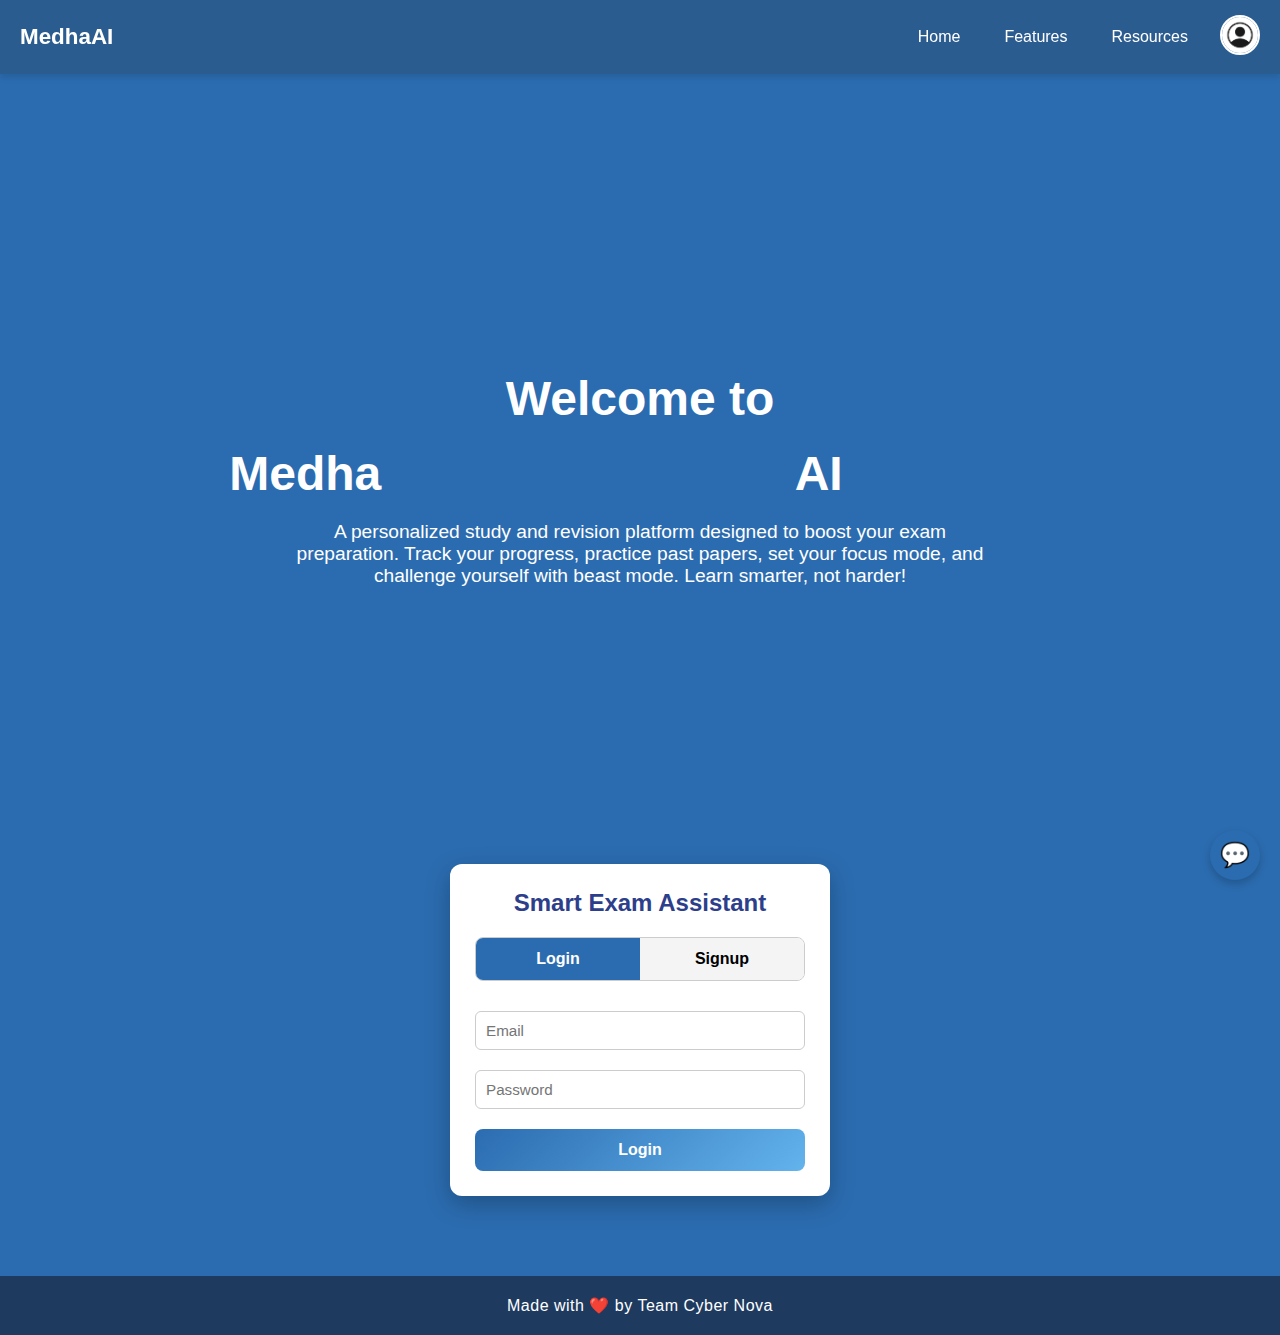
<file: index.html>
<!DOCTYPE html>
<html lang="en">
<head>
    <meta charset="UTF-8">
    <meta name="viewport" content="width=device-width, initial-scale=1.0">
    <title>SmartExam</title>
    <link rel="stylesheet" href="style.css">
</head>
<body>

 
 <header>
  <div class="logo">MedhaAI</div>
  <nav>
    <ul>
      <li><a href="#">Home</a></li>
      <li>
        <a href="feature.html">Features <i class="fa fa-caret-down"></i></a>
      </li>
      <li><a href="#"><i class="fa-solid fa-book"></i> Resources</a></li>
    <li class="profile">
  <input type="checkbox" id="profile-toggle" hidden>
  <label for="profile-toggle">
    <img src="profilepic.jpg" alt="Profile">
  </label>
  <div class="profile-menu">
    <a href="#">My Profile</a>
    <a href="#">Settings</a>
    <a href="#">Logout</a>
  </div>
</li>
    </ul>
  </nav>
</header>
<div class="chatbot">
  <input type="checkbox" id="chat-toggle" hidden>
  <label for="chat-toggle" class="chat-icon">
    💬
  </label>
  <div class="chat-box">
    <div class="chat-header">Chat with us</div>
    <div class="chat-body">
      <p>Hello! How can I help you?</p>
    </div>
    <div class="chat-footer">
      <input type="text" placeholder="Type a message...">
      <button>Send</button>
    </div>
  </div>
</div>

  <!-- 🏠 HOME / OVERVIEW SECTION -->
  <section class="home">
    <h1>Welcome to</h1>
    <h1> <divclass="split-text-container">
    <span class="text-part left">Medha</span>
    <span class="text-part right">AI</span>
    </div>
</h1>
    <p>
      A personalized study and revision platform designed to boost your exam preparation.  
      Track your progress, practice past papers, set your focus mode, and challenge yourself with beast mode.  
      Learn smarter, not harder!
    </p>
  </section>

  <!-- 📝 LOGIN / SIGNUP BOX -->
  <div class="form-box-wrapper">
    <div class="form-box">
      <h2>Smart Exam Assistant</h2>

      <!-- Tab Switch Buttons -->
      <div class="tab-buttons">
        <button id="loginTab" class="active">Login</button>
        <button id="signupTab">Signup</button>
      </div>

      <!-- Login Form -->
      <form id="loginForm" class="active">
        <input type="email" placeholder="Email" required>
        <input type="password" placeholder="Password" required>
        <button type="submit" class="submit-btn">Login</button>
      </form>

      <!-- Signup Form -->
      <form id="signupForm">
        <input type="text" placeholder="Full Name" required>
        <input type="email" placeholder="Email" required>
        <input type="password" placeholder="Password" required>
        <input type="password" placeholder="Confirm Password" required>
        <button type="submit" class="submit-btn signup-btn">Signup</button>
      </form>
    </div>
  </div>

  <!-- ===== SCRIPT FOR TABS ===== -->
  <script>
    const loginTab = document.getElementById("loginTab");
    const signupTab = document.getElementById("signupTab");
    const loginForm = document.getElementById("loginForm");
    const signupForm = document.getElementById("signupForm");

    loginTab.addEventListener("click", () => {
      loginTab.classList.add("active");
      signupTab.classList.remove("active");
      loginForm.classList.add("active");
      signupForm.classList.remove("active");
    });

    signupTab.addEventListener("click", () => {
      signupTab.classList.add("active");
      loginTab.classList.remove("active");
      signupForm.classList.add("active");
      loginForm.classList.remove("active");
    });
  </script>

  <!-- 🦶 FOOTER -->
  <footer>
    <p>Made with ❤️ by Team Cyber Nova</p>
  </footer>

</body>
</html>
</file>
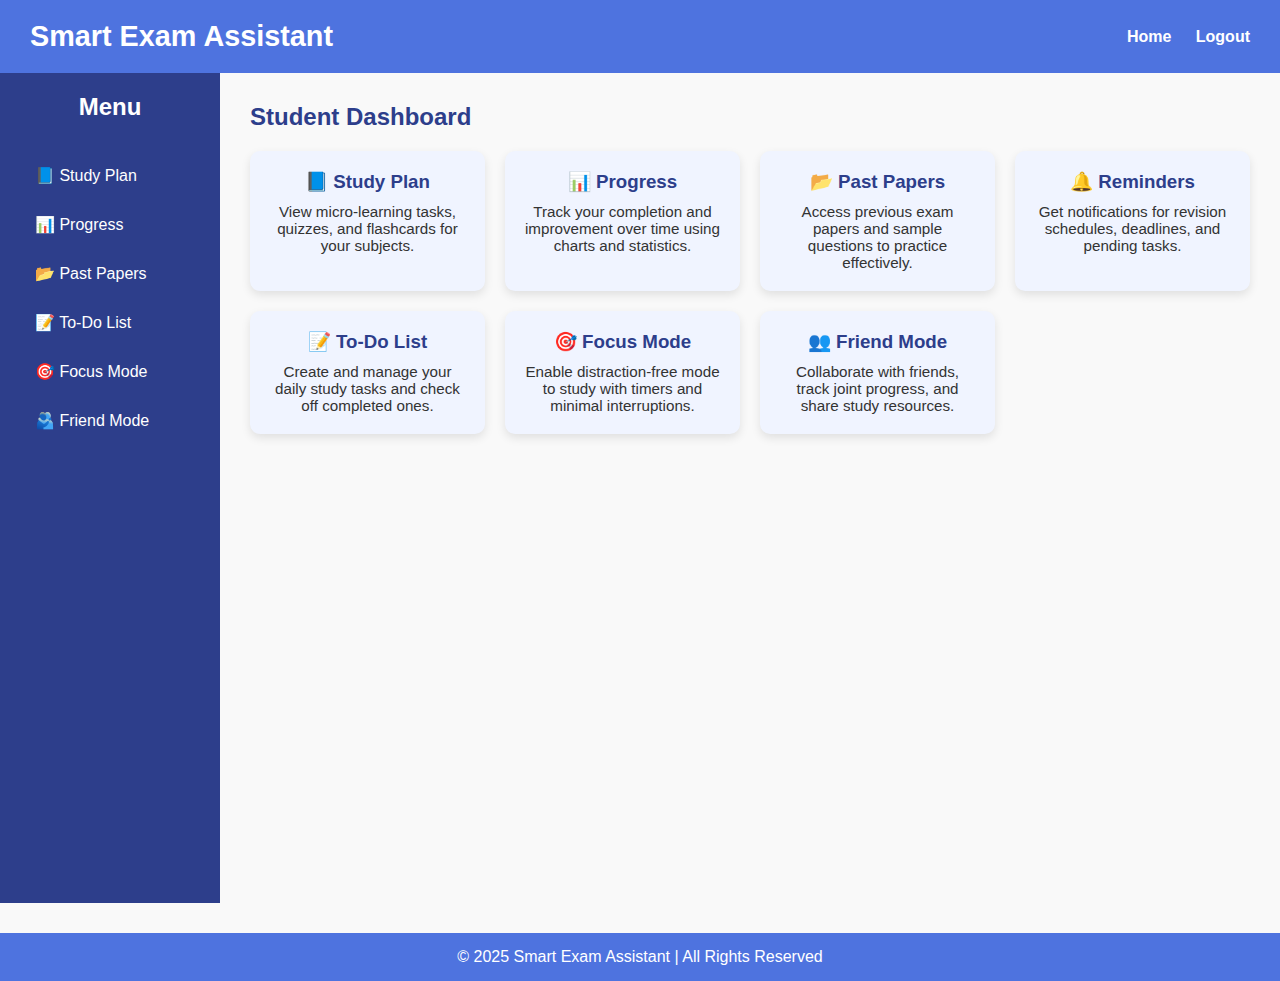
<file: feature.html>
<!DOCTYPE html>
<html lang="en">
<head>
    <meta charset="UTF-8">
    <meta name="viewport" content="width=device-width, initial-scale=1.0">
    <title>Smart Exam Dashboard</title>
    <link rel="stylesheet" href="feature.css">

</head>
<body>

    <header>
        <h1>Smart Exam Assistant</h1>
        <nav>
            <a href="sv.html">Home</a>
            <a href="#logout">Logout</a>
        </nav>
    </header>

    <div class="dashboard-container">
        <!-- Sidebar -->
        <div class="sidebar">
            <h2>Menu</h2>
            <a href="study-plan.html">📘 Study Plan</a>
            <a href="progress.html">📊 Progress</a>
            <a href="pastpaper.html">📂 Past Papers</a>
            <a href="reminder.html">📝 To-Do List</a>
            <a href="#focus">🎯 Focus Mode</a>
            <a href="#friends">🫂 Friend Mode</a>
        </div>

        <!-- Main Content -->
        <div class="main-content">
            <h2>Student Dashboard</h2>
            <div class="cards">
                <div class="card" id="study">
                    <h3>📘 Study Plan</h3>
                    <p>View micro-learning tasks, quizzes, and flashcards for your subjects.</p>
                </div>
                <div class="card" id="progress">
                    <h3>📊 Progress</h3>
                    <p>Track your completion and improvement over time using charts and statistics.</p>
                </div>
                <div class="card" id="papers">
                    <h3>📂 Past Papers</h3>
                    <p>Access previous exam papers and sample questions to practice effectively.</p>
                </div>
                <div class="card" id="reminders">
                    <h3>🔔 Reminders</h3>
                    <p>Get notifications for revision schedules, deadlines, and pending tasks.</p>
                </div>
                <div class="card" id="todo">
                    <h3>📝 To-Do List</h3>
                    <p>Create and manage your daily study tasks and check off completed ones.</p>
                </div>
                <div class="card" id="focus">
                    <h3>🎯 Focus Mode</h3>
                    <p>Enable distraction-free mode to study with timers and minimal interruptions.</p>
                </div>
                <div class="card" id="friends">
                    <h3>👥 Friend Mode</h3>
                    <p>Collaborate with friends, track joint progress, and share study resources.</p>
                </div>
            </div>
        </div>
    </div>

    <footer>
        &copy; 2025 Smart Exam Assistant | All Rights Reserved
    </footer>

</body>
</html>
</file>
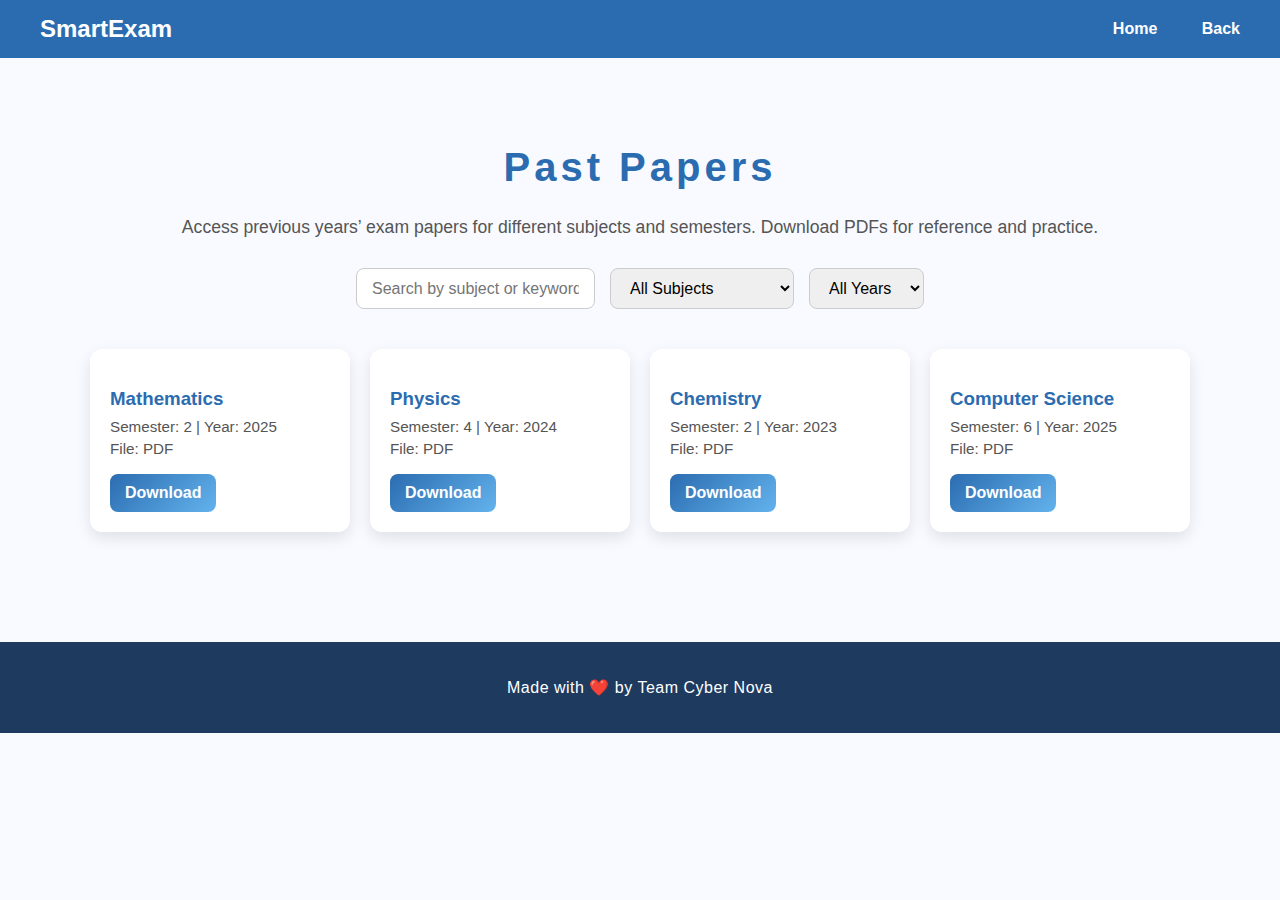
<file: pastpaper.html>
<!DOCTYPE html>
<html lang="en">
<head>
  <meta charset="UTF-8">
  <meta name="viewport" content="width=device-width, initial-scale=1.0">
  <title>Past Papers</title>
  <link rel="stylesheet" href="pastpaper.css">
  <link rel="stylesheet" href="https://cdnjs.cloudflare.com/ajax/libs/font-awesome/6.4.0/css/all.min.css">
</head>
<body>

  <!-- Header -->
  <header>
    <div class="logo">SmartExam</div>
    <nav>
      <a href="sv.html">Home</a>
      <a href="feature.html">Back</a>
    </nav>
  </header>

  <!-- Past Paper Section -->
  <section class="past-papers">
    <div class="container">
       <div class="hover-container">
        <h1 class="explosive-text">Past Papers</h1>
    </div>
      <p>Access previous years’ exam papers for different subjects and semesters. Download PDFs for reference and practice.</p>

      <!-- Filters -->
      <div class="filters">
        <input type="text" id="search" placeholder="Search by subject or keyword...">
        <select id="subjectFilter">
          <option value="">All Subjects</option>
          <option value="math">Mathematics</option>
          <option value="physics">Physics</option>
          <option value="chemistry">Chemistry</option>
          <option value="cs">Computer Science</option>
        </select>
        <select id="yearFilter">
          <option value="">All Years</option>
          <option value="2025">2025</option>
          <option value="2024">2024</option>
          <option value="2023">2023</option>
          <option value="2022">2022</option>
        </select>
      </div>

      <!-- Past Papers Grid -->
      <div class="papers-grid">
        <div class="paper-card">
          <h3>Mathematics</h3>
          <p>Semester: 2 | Year: 2025</p>
          <p>File: PDF</p>
          <a href="#" class="download-btn">Download</a>
        </div>
        <div class="paper-card">
          <h3>Physics</h3>
          <p>Semester: 4 | Year: 2024</p>
          <p>File: PDF</p>
          <a href="#" class="download-btn">Download</a>
        </div>
        <div class="paper-card">
          <h3>Chemistry</h3>
          <p>Semester: 2 | Year: 2023</p>
          <p>File: PDF</p>
          <a href="#" class="download-btn">Download</a>
        </div>
        <div class="paper-card">
          <h3>Computer Science</h3>
          <p>Semester: 6 | Year: 2025</p>
          <p>File: PDF</p>
          <a href="#" class="download-btn">Download</a>
        </div>
        <!-- Add more paper cards here -->
      </div>
    </div>
  </section>

  <!-- Footer -->
  <footer>
    <p>Made with ❤️ by Team Cyber Nova</p>
  </footer>

</body>
</html>
</file>
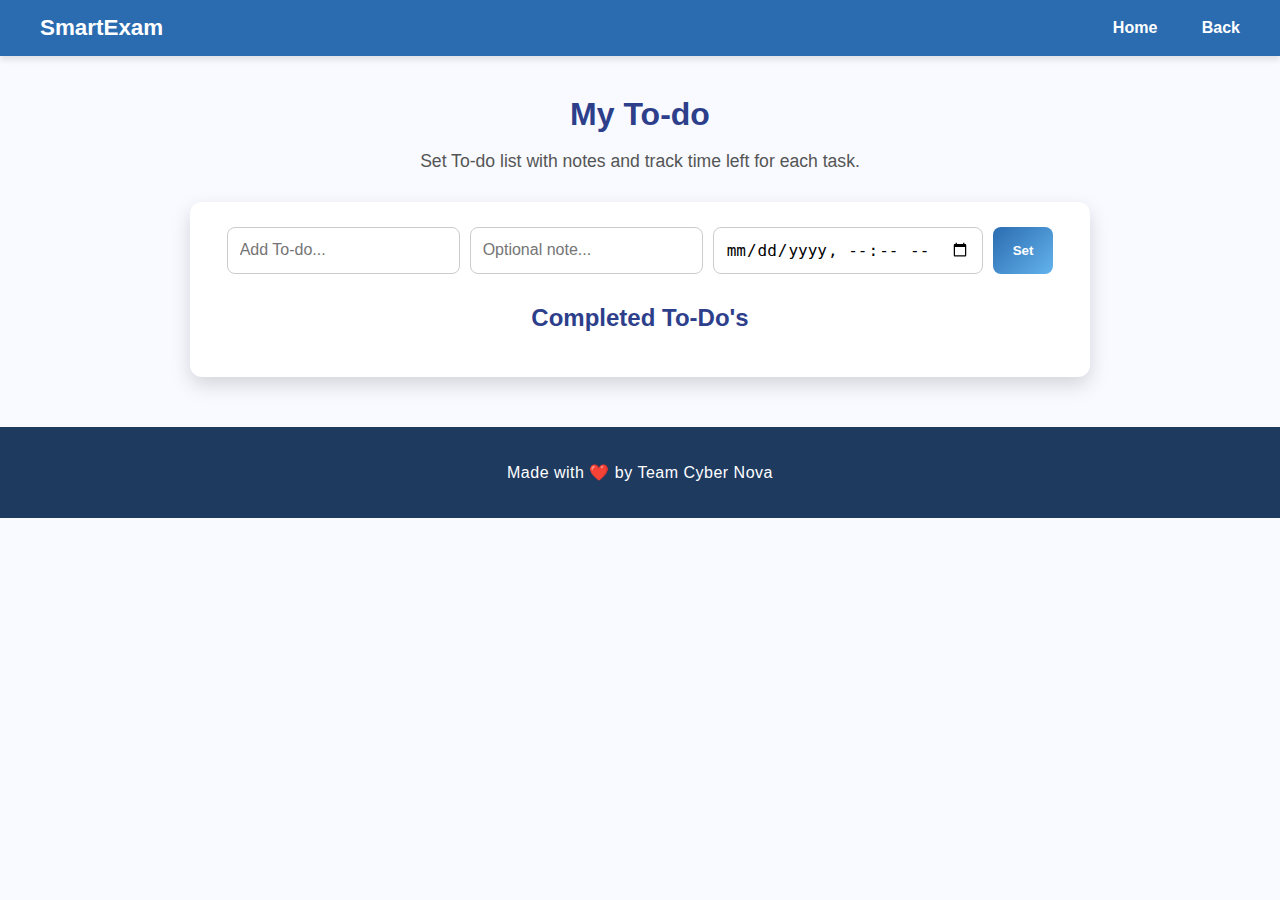
<file: reminder.html>
<!DOCTYPE html>
<html lang="en">
<head>
  <meta charset="UTF-8">
  <meta name="viewport" content="width=device-width, initial-scale=1.0">
  <title>Reminders</title>
  <link rel="stylesheet" href="reminder.css">
</head>
<body>

  <!-- Header -->
  <header>
    <div class="logo">SmartExam</div>
    <nav>
      <a href="sv.html">Home</a>
      <a href="feature.html">Back</a>
    </nav>
  </header>

  <!-- Reminder Section -->
  <section class="reminder-section">
    <h1>My To-do</h1>
    <p>Set To-do list with notes and track time left for each task.</p>

    <div class="reminder-card">
      <div class="input-wrapper">
        <input type="text" id="reminderInput" placeholder="Add To-do...">
        <input type="text" id="reminderNote" placeholder="Optional note...">
        <input type="datetime-local" id="reminderTime">
        <button id="addReminderBtn">Set</button>
      </div>

      <ul id="reminderList">
        <!-- Reminders appear here -->
      </ul>

      <h2>Completed To-Do's</h2>
      <ul id="completedList">
        <!-- Completed reminders go here -->
      </ul>
    </div>
  </section>

  <!-- Footer -->
  <footer>
    <p>Made with ❤️ by Team Cyber Nova</p>
  </footer>

  <!-- JS Script -->
 <script>
const reminderInput = document.getElementById("reminderInput");
const reminderNote = document.getElementById("reminderNote");
const reminderTime = document.getElementById("reminderTime");
const addReminderBtn = document.getElementById("addReminderBtn");
const reminderList = document.getElementById("reminderList");
const completedList = document.getElementById("completedList");

// Load saved reminders from localStorage
let reminders = JSON.parse(localStorage.getItem("reminders")) || [];
let completed = JSON.parse(localStorage.getItem("completed")) || [];

// Function to render reminders
function renderReminders() {
  reminderList.innerHTML = "";
  reminders.forEach((reminder, index) => {
    const li = createReminderElement(reminder, index, false);
    reminderList.appendChild(li);
  });
}

// Function to render completed tasks
function renderCompleted() {
  completedList.innerHTML = "";
  completed.forEach((reminder, index) => {
    const li = createReminderElement(reminder, index, true);
    completedList.appendChild(li);
  });
}

// Create list item element
function createReminderElement(reminder, index, isCompleted) {
  const li = document.createElement("li");
  li.innerHTML = `
    <div class="reminder-info">
      <strong>${reminder.text}</strong>
      ${reminder.note ? `<p class="note">${reminder.note}</p>` : ""}
      <p class="time-left">Time left: <span class="countdown">calculating...</span></p>
    </div>
    ${!isCompleted ? `
    <div class="buttons">
      <button class="done-btn">✔</button>
      <button class="delete-btn">✕</button>
    </div>` : ""}
  `;

  // Delete button
  if(!isCompleted){
    li.querySelector(".delete-btn").addEventListener("click", () => {
      reminders.splice(index, 1);
      saveData();
      renderReminders();
    });

    // Done button
    li.querySelector(".done-btn").addEventListener("click", () => {
      const doneItem = reminders.splice(index, 1)[0];
      completed.push(doneItem);
      saveData();
      renderReminders();
      renderCompleted();
    });
  }

  // Countdown Timer
  const countdownSpan = li.querySelector(".countdown");
  function updateCountdown() {
    const now = new Date();
    const target = new Date(reminder.time);
    const diff = target - now;

    if(diff <= 0){
      countdownSpan.textContent = "Time is up!";
      alert(`⏰ Reminder: ${reminder.text}`);
      clearInterval(interval);
      return;
    }

    const hrs = Math.floor(diff / (1000 * 60 * 60));
    const mins = Math.floor((diff % (1000*60*60)) / (1000*60));
    const secs = Math.floor((diff % (1000*60)) / 1000);
    countdownSpan.textContent = `${hrs}h ${mins}m ${secs}s`;
  }

  updateCountdown();
  const interval = setInterval(updateCountdown, 1000);

  return li;
}

// Save data to localStorage
function saveData() {
  localStorage.setItem("reminders", JSON.stringify(reminders));
  localStorage.setItem("completed", JSON.stringify(completed));
}

// Add reminder
addReminderBtn.addEventListener("click", () => {
  const text = reminderInput.value.trim();
  const note = reminderNote.value.trim();
  const time = reminderTime.value;

  if(text === "" || time === "") return;

  reminders.push({ text, note, time });
  saveData();
  renderReminders();

  // Clear input
  reminderInput.value = "";
  reminderNote.value = "";
  reminderTime.value = "";
});

// Initial render
renderReminders();
renderCompleted();
</script>

  

</body>
</html>
</file>
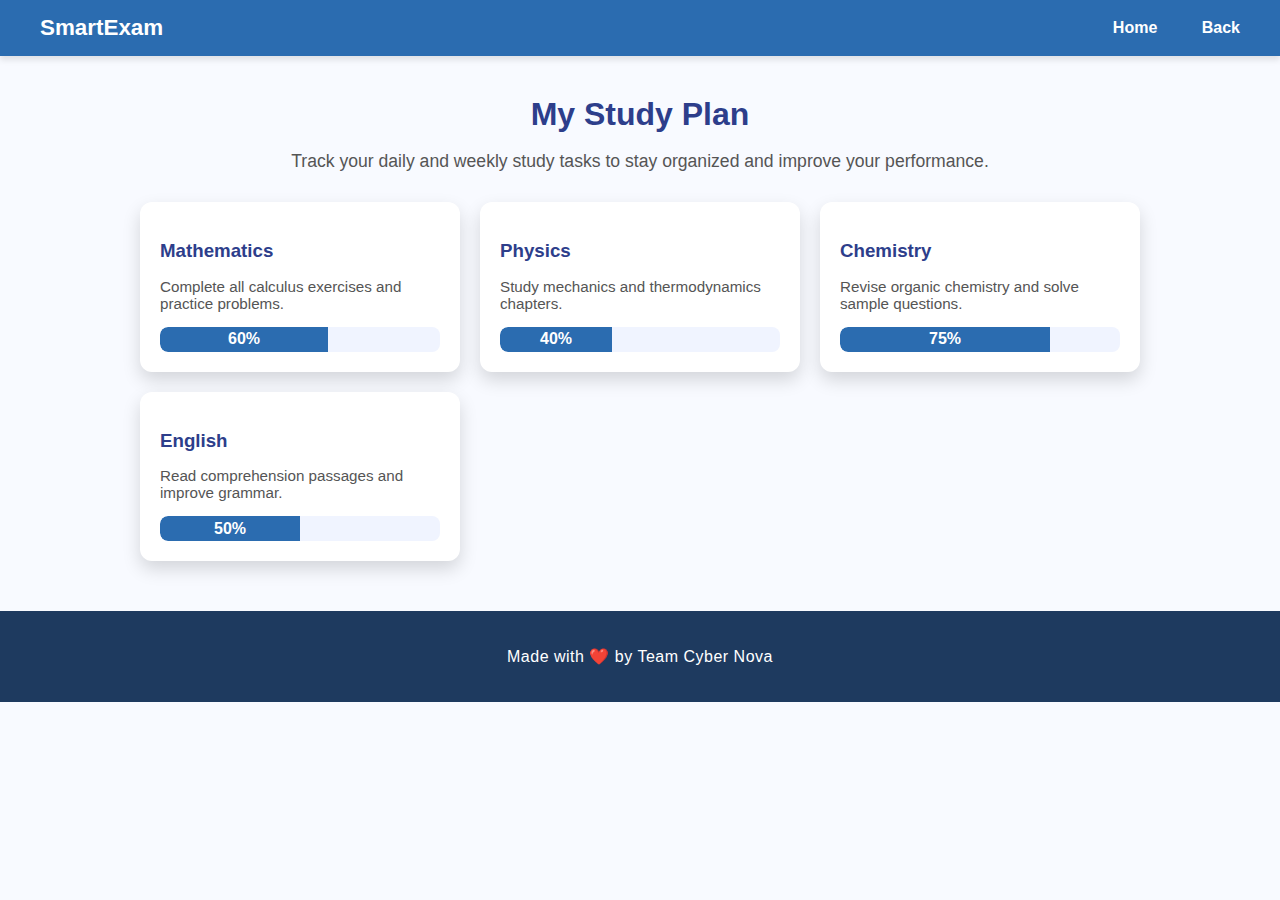
<file: study-plan.html>
<!DOCTYPE html>
<html lang="en">
<head>
  <meta charset="UTF-8">
  <meta name="viewport" content="width=device-width, initial-scale=1.0">
  <title>Study Plan</title>
  <link rel="stylesheet" href="study-plan.css">
</head>
<body>

  <!-- Header -->
  <header>
    <div class="logo">SmartExam</div>
    <nav>
      <a href="sv.html">Home</a>
      <a href="feature.html">Back</a>
    </nav>
  </header>

  <!-- Study Plan Section -->
  <section class="studyplan-section">
    <h1>My Study Plan</h1>
    <p>Track your daily and weekly study tasks to stay organized and improve your performance.</p>

    <div class="plan-cards">

      <div class="plan-card">
        <h3>Mathematics</h3>
        <p>Complete all calculus exercises and practice problems.</p>
        <div class="progress-bar">
          <div class="progress" style="width: 60%;">60%</div>
        </div>
      </div>

      <div class="plan-card">
        <h3>Physics</h3>
        <p>Study mechanics and thermodynamics chapters.</p>
        <div class="progress-bar">
          <div class="progress" style="width: 40%;">40%</div>
        </div>
      </div>

      <div class="plan-card">
        <h3>Chemistry</h3>
        <p>Revise organic chemistry and solve sample questions.</p>
        <div class="progress-bar">
          <div class="progress" style="width: 75%;">75%</div>
        </div>
      </div>

      <div class="plan-card">
        <h3>English</h3>
        <p>Read comprehension passages and improve grammar.</p>
        <div class="progress-bar">
          <div class="progress" style="width: 50%;">50%</div>
        </div>
      </div>

    </div>
  </section>

  <!-- Footer -->
  <footer>
    <p>Made with ❤️ by Team Cyber Nova</p>
  </footer>

</body>
</html>
</file>
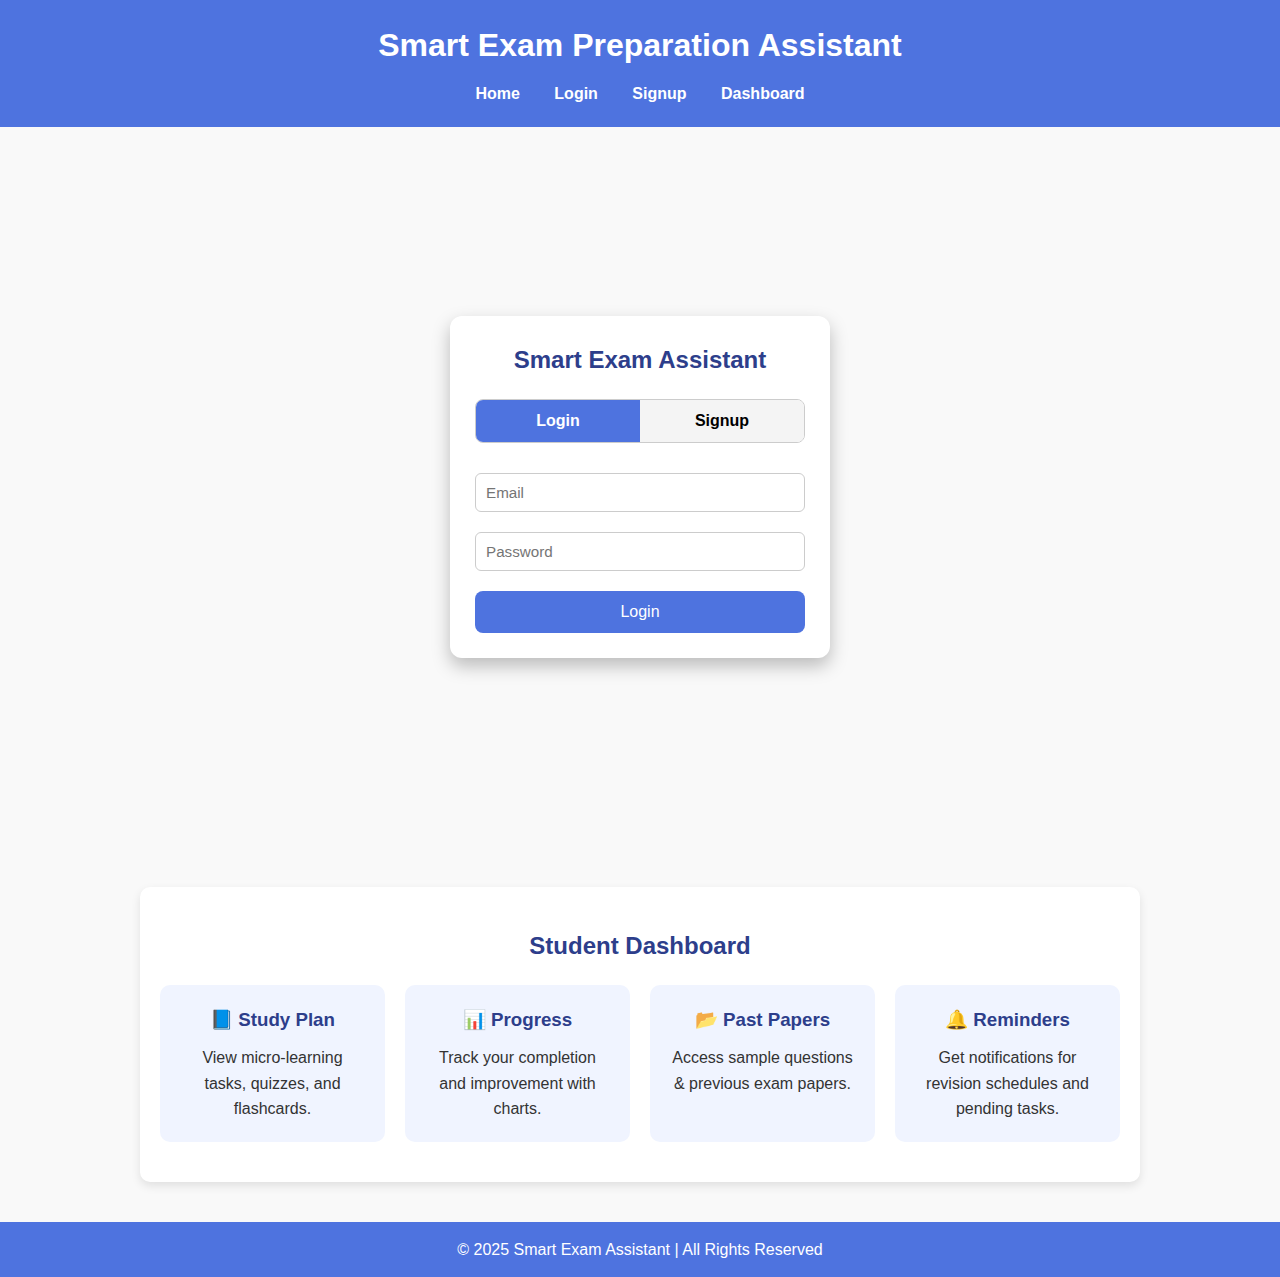
<file: again/1.html>
<!DOCTYPE html>
<html lang="en">
<head>
    <meta charset="UTF-8">
    <meta name="viewport" content="width=device-width, initial-scale=1.0">
    <title>Smart Exam</title>
    <style>
        /* ===== General Styles ===== */
        * {
            margin: 0; 
            padding: 0; 
            box-sizing: border-box;
            font-family: 'Segoe UI', Tahoma, Geneva, Verdana, sans-serif;
        }

        body {
            background: #f9f9f9;
            color: #333;
            line-height: 1.6;
        }

        header {
            background: #4e73df;
            color: #fff;
            padding: 20px;
            text-align: center;
        }

        header h1 {
            font-size: 2rem;
        }

        nav {
            margin-top: 10px;
        }

        nav a {
            color: #fff;
            margin: 0 15px;
            text-decoration: none;
            font-weight: bold;
        }

        nav a:hover {
            text-decoration: underline;
        }

        /* ===== Center the Form Box ===== */
        .form-box-wrapper {
            display: flex;
            justify-content: center;
            align-items: center;
            min-height: 80vh; /* centered vertically, leave some space for header */
            width: 100%;
        }

        .form-box {
            background: #fff;
            width: 380px;
            padding: 25px;
            border-radius: 12px;
            box-shadow: 0 8px 18px rgba(0, 0, 0, 0.25);
            text-align: center;
        }

        .form-box h2 {
            margin-bottom: 20px;
            color: #2d3e8b;
        }

        /* ===== Tab Buttons ===== */
        .tab-buttons {
            display: flex;
            margin-bottom: 20px;
            border-radius: 8px;
            overflow: hidden;
            border: 1px solid #ccc;
        }

        .tab-buttons button {
            flex: 1;
            padding: 12px;
            border: none;
            background: #f4f4f4;
            font-size: 1rem;
            font-weight: bold;
            cursor: pointer;
            transition: 0.3s;
        }

        .tab-buttons button.active {
            background: #4e73df;
            color: #fff;
        }

        /* ===== Forms ===== */
        form {
            display: none;
            text-align: left;
        }

        form.active {
            display: block;
        }

        form input {
            width: 100%;
            padding: 10px;
            margin: 10px 0;
            border-radius: 6px;
            border: 1px solid #ccc;
            font-size: 0.95rem;
        }

        .submit-btn {
            width: 100%;
            padding: 12px;
            margin-top: 10px;
            background: #4e73df;
            color: #fff;
            border: none;
            border-radius: 8px;
            font-size: 1rem;
            cursor: pointer;
            transition: 0.3s;
        }

        .submit-btn:hover {
            background: #2d3e8b;
        }

        /* ===== Dashboard (unchanged) ===== */
        .dashboard {
            padding: 40px 20px;
            background: #fff;
            margin: 40px auto;
            max-width: 1000px;
            border-radius: 10px;
            box-shadow: 0 4px 10px rgba(0,0,0,0.1);
        }

        .dashboard h2 {
            text-align: center;
            color: #2d3e8b;
            margin-bottom: 20px;
        }

        .cards {
            display: grid;
            grid-template-columns: repeat(auto-fit, minmax(220px, 1fr));
            gap: 20px;
        }

        .card {
            background: #f0f4ff;
            padding: 20px;
            border-radius: 10px;
            text-align: center;
            transition: 0.3s;
        }

        .card:hover {
            transform: scale(1.05);
        }

        .card h3 {
            margin-bottom: 10px;
            color: #2d3e8b;
        }

        footer {
            background: #4e73df;
            color: #fff;
            text-align: center;
            padding: 15px;
            width: 100%;
            margin-top: 40px;
        }
    </style>
</head>
<body>

    <header>
        <h1>Smart Exam Preparation Assistant</h1>
        <nav>
            <a href="#home">Home</a>
            <a href="#login">Login</a>
            <a href="#signup">Signup</a>
            <a href="#dashboard">Dashboard</a>
        </nav>
    </header>

    <!-- Centered Form Box Wrapper -->
    <div class="form-box-wrapper">
        <div class="form-box">
            <h2>Smart Exam Assistant</h2>

            <!-- Tab Switch Buttons -->
            <div class="tab-buttons">
                <button id="loginTab" class="active">Login</button>
                <button id="signupTab">Signup</button>
            </div>

            <!-- Login Form -->
            <form id="loginForm" class="active">
                <input type="email" placeholder="Email" required>
                <input type="password" placeholder="Password" required>
                <button type="submit" class="submit-btn">Login</button>
            </form>

            <!-- Signup Form -->
            <form id="signupForm">
                <input type="text" placeholder="Full Name" required>
                <input type="email" placeholder="Email" required>
                <input type="password" placeholder="Password" required>
                <input type="password" placeholder="Confirm Password" required>
                <button type="submit" class="submit-btn">Signup</button>
            </form>
        </div>
    </div>

    <!-- ===== Script for Tabs ===== -->
    <script>
        const loginTab = document.getElementById("loginTab");
        const signupTab = document.getElementById("signupTab");
        const loginForm = document.getElementById("loginForm");
        const signupForm = document.getElementById("signupForm");

        loginTab.addEventListener("click", () => {
            loginTab.classList.add("active");
            signupTab.classList.remove("active");
            loginForm.classList.add("active");
            signupForm.classList.remove("active");
        });

        signupTab.addEventListener("click", () => {
            signupTab.classList.add("active");
            loginTab.classList.remove("active");
            signupForm.classList.add("active");
            loginForm.classList.remove("active");
        });
    </script>

    <!-- Dashboard (unchanged) -->
    <section id="dashboard">
        <div class="dashboard">
            <h2>Student Dashboard</h2>
            <div class="cards">
                <div class="card">
                    <h3>📘 Study Plan</h3>
                    <p>View micro-learning tasks, quizzes, and flashcards.</p>
                </div>
                <div class="card">
                    <h3>📊 Progress</h3>
                    <p>Track your completion and improvement with charts.</p>
                </div>
                <div class="card">
                    <h3>📂 Past Papers</h3>
                    <p>Access sample questions & previous exam papers.</p>
                </div>
                <div class="card">
                    <h3>🔔 Reminders</h3>
                    <p>Get notifications for revision schedules and pending tasks.</p>
                </div>
            </div>
        </div>
    </section>

    <footer>
        <p>&copy; 2025 Smart Exam Assistant | All Rights Reserved</p>
    </footer>

</body>
</html>
</file>
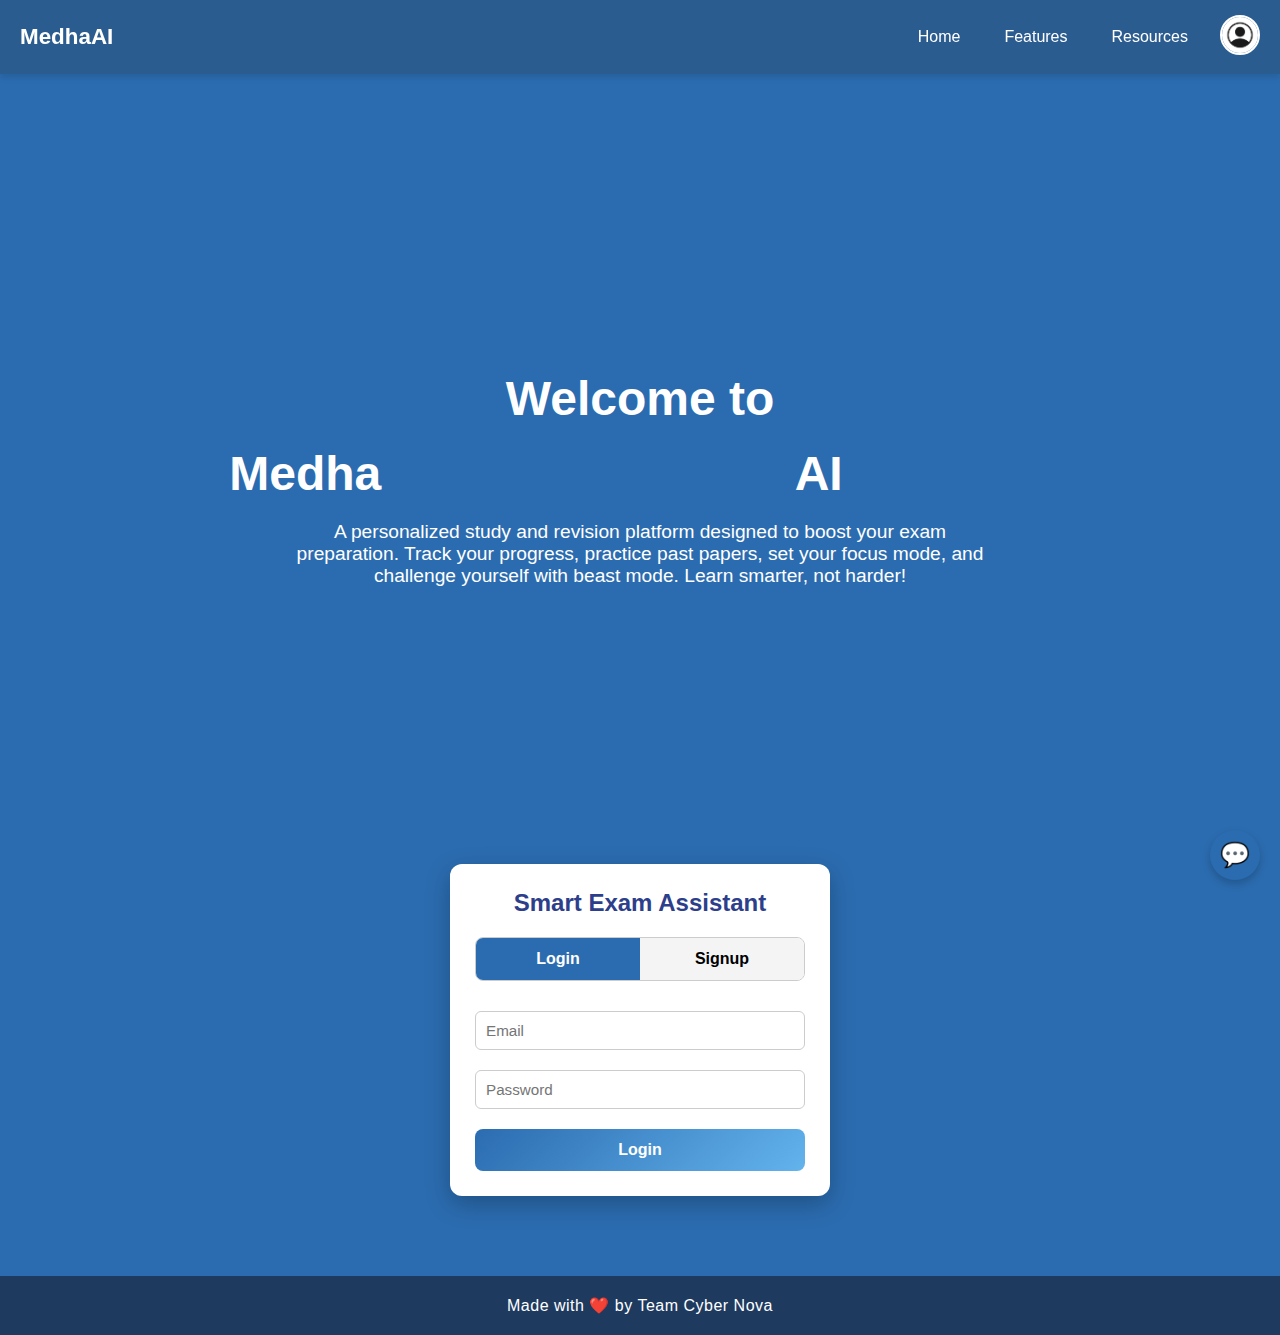
<file: sv.html/sv.html>
<!DOCTYPE html>
<html lang="en">
<head>
    <meta charset="UTF-8">
    <meta name="viewport" content="width=device-width, initial-scale=1.0">
    <title>SmartExam</title>
    <link rel="stylesheet" href="style.css">
</head>
<body>

  <!-- 🔝 HEADER / NAVBAR -->
 <header>
  <div class="logo">MedhaAI</div>
  <nav>
    <ul>
      <li><a href="#">Home</a></li>
      <li>
        <a href="feature.html">Features <i class="fa fa-caret-down"></i></a>
      </li>
      <li><a href="#"><i class="fa-solid fa-book"></i> Resources</a></li>
    <li class="profile">
  <input type="checkbox" id="profile-toggle" hidden>
  <label for="profile-toggle">
    <img src="profilepic.jpg" alt="Profile">
  </label>
  <div class="profile-menu">
    <a href="#">My Profile</a>
    <a href="#">Settings</a>
    <a href="#">Logout</a>
  </div>
</li>
    </ul>
  </nav>
</header>
<div class="chatbot">
  <input type="checkbox" id="chat-toggle" hidden>
  <label for="chat-toggle" class="chat-icon">
    💬
  </label>
  <div class="chat-box">
    <div class="chat-header">Chat with us</div>
    <div class="chat-body">
      <p>Hello! How can I help you?</p>
    </div>
    <div class="chat-footer">
      <input type="text" placeholder="Type a message...">
      <button>Send</button>
    </div>
  </div>
</div>

  <!-- 🏠 HOME / OVERVIEW SECTION -->
  <section class="home">
    <h1>Welcome to</h1>
    <h1> <divclass="split-text-container">
    <span class="text-part left">Medha</span>
    <span class="text-part right">AI</span>
    </div>
</h1>
    <p>
      A personalized study and revision platform designed to boost your exam preparation.  
      Track your progress, practice past papers, set your focus mode, and challenge yourself with beast mode.  
      Learn smarter, not harder!
    </p>
  </section>

  <!-- 📝 LOGIN / SIGNUP BOX -->
  <div class="form-box-wrapper">
    <div class="form-box">
      <h2>Smart Exam Assistant</h2>

      <!-- Tab Switch Buttons -->
      <div class="tab-buttons">
        <button id="loginTab" class="active">Login</button>
        <button id="signupTab">Signup</button>
      </div>

      <!-- Login Form -->
      <form id="loginForm" class="active">
        <input type="email" placeholder="Email" required>
        <input type="password" placeholder="Password" required>
        <button type="submit" class="submit-btn">Login</button>
      </form>

      <!-- Signup Form -->
      <form id="signupForm">
        <input type="text" placeholder="Full Name" required>
        <input type="email" placeholder="Email" required>
        <input type="password" placeholder="Password" required>
        <input type="password" placeholder="Confirm Password" required>
        <button type="submit" class="submit-btn signup-btn">Signup</button>
      </form>
    </div>
  </div>

  <!-- ===== SCRIPT FOR TABS ===== -->
  <script>
    const loginTab = document.getElementById("loginTab");
    const signupTab = document.getElementById("signupTab");
    const loginForm = document.getElementById("loginForm");
    const signupForm = document.getElementById("signupForm");

    loginTab.addEventListener("click", () => {
      loginTab.classList.add("active");
      signupTab.classList.remove("active");
      loginForm.classList.add("active");
      signupForm.classList.remove("active");
    });

    signupTab.addEventListener("click", () => {
      signupTab.classList.add("active");
      loginTab.classList.remove("active");
      signupForm.classList.add("active");
      loginForm.classList.remove("active");
    });
  </script>

  <!-- 🦶 FOOTER -->
  <footer>
    <p>Made with ❤️ by Team Cyber Nova</p>
  </footer>

</body>
</html>
</file>
<file: style.css>
/* ===== GENERAL STYLES ===== */
* {
  box-sizing: border-box;
  margin: 0;
  padding: 0;
}

body {
  font-family: 'Poppins', sans-serif;
  background: #2b6cb0;
  color: #333;
  overflow-x: hidden; /* horizontal scroll remove */
}

/* Links & Lists */
a { text-decoration: none; color: inherit; }
ul { list-style: none; }

/* ===== NAVBAR ===== */
header {
  background: #2b5c90;
  color: #fff;
  position: sticky;
  top: 0;
  width: 100%;
  display: flex;
  align-items: center;
  justify-content: space-between;
  padding: 15px 20px;
  box-shadow: 0 4px 6px rgba(0,0,0,0.1);
  z-index: 1000;
}

.logo {
  font-size: 1.4rem;
  font-weight: 600;
}

nav ul {
  display: flex;
  gap: 20px;
  align-items: center;
  justify-content: flex-start; /* left aligned */
}

nav ul li {
  position: relative;
}

nav ul li a {
  color: #fff;
  padding: 8px 12px;
  transition: 0.3s;
}

nav ul li a:hover {
  background: #2c5282;
  border-radius: 6px;
}

/* Dropdown */
nav ul li ul {
  position: absolute;
  top: 40px;
  left: 0;
  background: #2b6cb0;
  display: none;
  flex-direction: column;
  min-width: 160px;
  border-radius: 6px;
  overflow: hidden;
}

nav ul li:hover ul {
  display: flex;
}

nav ul li ul li a {
  padding: 10px;
}

/* ===== TEXT ANIMATION ===== */
.text-part {
  display: inline-block;
  position: relative;
  transform: translateX(0);
  animation-duration: 2s;
  animation-timing-function: ease-out;
  animation-fill-mode: forwards;
}

.text-part.left {
  transform: translateX(-200%);
  animation-name: slide-in-left;
}

.text-part.right {
  transform: translateX(200%);
  animation-name: slide-in-right;
}

@keyframes slide-in-left {
  0% { transform: translateX(-200%); }
  100% { transform: translateX(0); }
}

@keyframes slide-in-right {
  0% { transform: translateX(200%); }
  100% { transform: translateX(0); }
}

/* ===== HOME SECTION ===== */
.home {
  height: 90vh;
  display: flex;
  align-items: center;
  justify-content: center;
  flex-direction: column;
  text-align: center;
  color: white;
  padding: 0 20px; /* responsive padding */
}

.home h1 {
  font-size: 3rem;
  margin-bottom: 20px;
  animation: fadeInDown 1.5s ease;
}

.home p {
  font-size: 1.2rem;
  max-width: 700px;
  animation: fadeInUp 2s ease;
}

@keyframes fadeInDown {
  from {opacity:0; transform: translateY(-50px);}
  to {opacity:1; transform: translateY(0);}
}

@keyframes fadeInUp {
  from {opacity:0; transform: translateY(50px);}
  to {opacity:1; transform: translateY(0);}
}

/* ===== PROFILE DROPDOWN ===== */
.profile {
  position: relative;
  cursor: pointer;
}

.profile img {
  width: 40px;
  height: 40px;
  border-radius: 50%;
  border: 2px solid #fff;
}

.profile-menu {
  position: absolute;
  top: 50px;      /* thoda neeche image se */
  right: 0;
  background: #fff;
  color: #333;
  min-width: 180px;
  border-radius: 8px;
  box-shadow: 0 6px 12px rgba(0,0,0,0.1);
  display: none;      /* default hidden */
  flex-direction: column;
  z-index: 1000;
}

.profile-menu {
  position: absolute;
  top: 50px;
  right: 0;
  background: #4785d7;
  display: none;
  flex-direction: column;
  min-width: 180px;
  border-radius: 8px;
  box-shadow: 0 6px 12px rgba(0,0,0,0.1);
  z-index: 1000;
}

.profile input:checked + label + .profile-menu {
  display: flex;
}

.profile label {
  cursor: pointer;
}


/* Hover or click fix */
.profile:hover .profile-menu,
.profile-menu:hover {
  display: flex;
}

/* Optional: pointer fix for touch devices */
.profile-menu a {
  pointer-events: auto;
}


/* ===== LOGIN / SIGNUP BOX ===== */
.form-box-wrapper {
  display: flex;
  justify-content: center;
  margin-top: -50px;
  padding: 30px 20px;
}

.form-box {
  background: #fff;
  width: 380px;
  padding: 25px;
  border-radius: 12px;
  box-shadow: 0 8px 25px rgba(0, 0, 0, 0.25);
  text-align: center;
  transition: transform 0.4s ease;
}

.form-box:hover { transform: translateY(-5px); }

.form-box h2 {
  margin-bottom: 20px;
  color: #2d3e8b;
}

/* Tab Buttons */
.tab-buttons {
  display: flex;
  margin-bottom: 20px;
  border-radius: 8px;
  overflow: hidden;
  border: 1px solid #ccc;
}

.tab-buttons button {
  flex: 1;
  padding: 12px;
  border: none;
  background: #f4f4f4;
  font-size: 1rem;
  font-weight: bold;
  cursor: pointer;
  transition: 0.3s;
}

.tab-buttons button.active {
  background: #2b6cb0;
  color: #fff;
}

/* Forms */
form {
  display: none;
  text-align: left;
}

form.active { display: block; }

form input {
  width: 100%;
  padding: 10px;
  margin: 10px 0;
  border-radius: 6px;
  border: 1px solid #ccc;
  font-size: 0.95rem;
}

.submit-btn {
  width: 100%;
  padding: 12px;
  margin-top: 10px;
  background: linear-gradient(135deg,#2b6cb0,#63b3ed);
  color: #fff;
  border: none;
  border-radius: 8px;
  font-size: 1rem;
  font-weight: bold;
  cursor: pointer;
  transition: 0.4s;
}

.submit-btn:hover {
  background: linear-gradient(135deg,#1a4e8c,#4290e0);
  box-shadow: 0 6px 12px rgba(0,0,0,0.2);
}

/* Footer */
footer {
  background: #1e3a5f;
  color: #fff;
  text-align: center;
  padding: 20px 10px;
  margin-top: 50px;
  font-size: 1rem;
  letter-spacing: 0.5px;
}

/* ===== RESPONSIVE ===== */
@media (max-width: 768px) {
  header {
    flex-direction: column;
    align-items: flex-start;
    padding: 15px;
  }
  nav ul {
    flex-wrap: wrap;
    gap: 10px;
  }
  .home h1 {
    font-size: 2rem;
  }
  .home p {
    font-size: 1rem;
  }
}
/* ===== CHATBOT STYLES ===== */
.chatbot {
  position: fixed;
  right: 20px;
  bottom: 20px;
  z-index: 9999;
  font-family: 'Poppins', sans-serif;
}

/* Chat Icon */
.chat-icon {
  background: #2b6cb0;
  color: #fff;
  font-size: 1.5rem;
  width: 50px;
  height: 50px;
  border-radius: 50%;
  display: flex;
  justify-content: center;
  align-items: center;
  cursor: pointer;
  box-shadow: 0 4px 8px rgba(0,0,0,0.2);
  transition: background 0.3s;
}

.chat-icon:hover {
  background: #1a4e8c;
}

/* Chat Box */
.chat-box {
  position: absolute;
  bottom: 60px;
  right: 0;
  width: 300px;
  max-height: 400px;
  background: #fff;
  border-radius: 12px;
  box-shadow: 0 8px 20px rgba(0,0,0,0.3);
  display: none; /* hidden by default */
  flex-direction: column;
  overflow: hidden;
}

/* Show chat box when checkbox checked */
#chat-toggle:checked + .chat-icon + .chat-box {
  display: flex;
}

/* Chat Header */
.chat-header {
  background: #2b6cb0;
  color: #fff;
  padding: 12px;
  font-weight: bold;
  text-align: center;
}

/* Chat Body */
.chat-body {
  padding: 10px;
  flex: 1;
  overflow-y: auto;
}

.chat-body p {
  background: #f1f1f1;
  padding: 8px 12px;
  border-radius: 8px;
  margin-bottom: 8px;
  font-size: 0.95rem;
}

/* Chat Footer */
.chat-footer {
  display: flex;
  padding: 10px;
  gap: 8px;
}

.chat-footer input {
  flex: 1;
  padding: 8px 10px;
  border-radius: 8px;
  border: 1px solid #ccc;
  font-size: 0.95rem;
}

.chat-footer button {
  background: #2b6cb0;
  color: #fff;
  border: none;
  padding: 8px 12px;
  border-radius: 8px;
  cursor: pointer;
  transition: background 0.3s;
}

.chat-footer button:hover {
  background: #1a4e8c;
}

/* Responsive */
@media (max-width: 480px) {
  .chat-box {
    width: 250px;
    max-height: 350px;
  }
}
</file>
<file: feature.css>
/* ===== General Styles ===== */
        * {
            margin: 0;
            padding: 0;
            box-sizing: border-box;
            font-family: 'Segoe UI', Tahoma, Geneva, Verdana, sans-serif;
        }

        body {
            background: #f9f9f9;
            color: #333;
        }

        header {
            background: #4e73df;
            color: #fff;
            padding: 20px 30px;
            display: flex;
            justify-content: space-between;
            align-items: center;
        }

        header h1 {
            font-size: 1.8rem;
        }

        header nav a {
            color: #fff;
            margin-left: 20px;
            text-decoration: none;
            font-weight: bold;
        }

        header nav a:hover {
            text-decoration: underline;
        }

        /* ===== Dashboard Layout ===== */
        .dashboard-container {
            display: flex;
            min-height: calc(100vh - 70px); /* header height subtracted */
        }

        /* Sidebar */
        .sidebar {
            width: 220px;
            background: #2d3e8b;
            color: #fff;
            padding: 20px;
            display: flex;
            flex-direction: column;
        }

        .sidebar h2 {
            margin-bottom: 30px;
            font-size: 1.5rem;
            text-align: center;
        }

        .sidebar a {
            color: #fff;
            text-decoration: none;
            padding: 10px 15px;
            margin: 5px 0;
            border-radius: 5px;
            transition: 0.3s;
        }

        .sidebar a:hover {
            background: #4e73df;
        }

        /* Main Content */
        .main-content {
            flex: 1;
            padding: 30px;
        }

        .main-content h2 {
            margin-bottom: 20px;
            color: #2d3e8b;
        }

        .cards {
            display: grid;
            grid-template-columns: repeat(auto-fit, minmax(220px, 1fr));
            gap: 20px;
        }

        .card {
            background: #f0f4ff;
            padding: 20px;
            border-radius: 10px;
            text-align: center;
            box-shadow: 0 4px 10px rgba(0,0,0,0.1);
            transition: 0.3s;
        }

        .card:hover {
            transform: scale(1.05);
        }

        .card h3 {
            margin-bottom: 10px;
            color: #2d3e8b;
        }

        .card p {
            font-size: 0.95rem;
            color: #333;
        }

        /* Footer */
        footer {
            background: #4e73df;
            color: #fff;
            text-align: center;
            padding: 15px;
            margin-top: 30px;
        }

        /* Responsive */
        @media(max-width: 768px) {
            .dashboard-container {
                flex-direction: column;
            }

            .sidebar {
                width: 100%;
                flex-direction: row;
                overflow-x: auto;
            }

            .sidebar a {
                flex: 1;
                text-align: center;
                margin: 5px;
            }
        }
</file>
<file: pastpaper.css>
/* ===== General Styles ===== */
body {
  margin: 0;
  font-family: 'Poppins', sans-serif;
  background: #f8faff;
  color: #333;
}

header {
  background: #2b6cb0;
  color: #fff;
  display: flex;
  align-items: center;
  justify-content: space-between;
  padding: 15px 40px;
  box-shadow: 0 4px 6px rgba(0,0,0,0.1);
}

.hover-container {
    display: inline-block;
    position: relative;
}

.explosive-text {
    font-size: 3rem;
    color: #fff;
    letter-spacing: 0.1em;
    display: inline-block;
    position: relative;
    transition: transform 0.3s ease-out;
}

.explosive-text:hover {
    transform: scale(1.1);
}

.explosive-text:hover::before,
.explosive-text:hover::after {
    content: '';
    position: absolute;
    top: 50%;
    left: 50%;
    width: 200%;
    height: 200%;
    border-radius: 50%;
    transform: translate(-50%, -50%) scale(0);
    animation: burst 0.8s ease-out forwards;
}

.explosive-text:hover::before {
    background: radial-gradient(circle, rgba(255, 0, 150, 0.6), transparent);
    z-index: -1;
}

.explosive-text:hover::after {
    background: radial-gradient(circle, rgba(0, 200, 255, 0.6), transparent);
    z-index: -2;
}

@keyframes burst {
    0% {
        transform: translate(-50%, -50%) scale(0);
        opacity: 1;
    }
    70% {
        opacity: 0.8;
    }
    100% {
        transform: translate(-50%, -50%) scale(1.5);
        opacity: 0;
    }
}
header .logo {
  font-size: 1.5rem;
  font-weight: 600;
}

header nav a {
  color: #fff;
  font-weight: bold;
  margin-left: 40px;
  text-decoration: none;
  transition: 0.3s;
}

header nav a:hover {
  text-decoration: underline;
}

/* ===== Past Papers Section ===== */
.past-papers {
  background: #f8faff;
  padding: 60px 20px;
  text-align: center;
}

.past-papers .container {
  max-width: 1100px;
  margin: 0 auto;
}

.past-papers h1 {
  font-size: 2.5rem;
  color: #2b6cb0;
  margin-bottom: 10px;
}

.past-papers p {
  color: #555;
  font-size: 1.1rem;
  margin-bottom: 30px;
}

/* Filters */
.filters {
  display: flex;
  flex-wrap: wrap;
  justify-content: center;
  gap: 15px;
  margin-bottom: 40px;
}

.filters input[type="text"],
.filters select {
  padding: 10px 15px;
  border-radius: 8px;
  border: 1px solid #ccc;
  font-size: 1rem;
  outline: none;
}

.filters input[type="text"]:focus,
.filters select:focus {
  border-color: #2b6cb0;
  box-shadow: 0 0 5px rgba(43,108,176,0.4);
}

/* Papers Grid */
.papers-grid {
  display: grid;
  grid-template-columns: repeat(auto-fit, minmax(240px, 1fr));
  gap: 20px;
}

/* Paper Card */
.paper-card {
  background: #fff;
  padding: 20px;
  border-radius: 12px;
  box-shadow: 0 6px 15px rgba(0,0,0,0.1);
  transition: transform 0.3s, box-shadow 0.3s;
  text-align: left;
}

.paper-card h3 {
  color: #2b6cb0;
  margin-bottom: 8px;
}

.paper-card p {
  margin: 5px 0;
  color: #555;
  font-size: 0.95rem;
}

/* Download Button */
.paper-card .download-btn {
  display: inline-block;
  margin-top: 12px;
  padding: 10px 15px;
  background: linear-gradient(135deg, #2b6cb0, #63b3ed);
  color: #fff;
  border-radius: 8px;
  text-decoration: none;
  font-weight: bold;
  transition: background 0.3s, transform 0.2s;
}

.paper-card .download-btn:hover {
  background: linear-gradient(135deg, #1a4e8c, #4290e0);
  transform: translateY(-2px);
}

/* Hover Effect on Card */
.paper-card:hover {
  transform: translateY(-5px);
  box-shadow: 0 10px 20px rgba(0,0,0,0.15);
}

/* Footer */
footer {
  background: #1e3a5f;
  color: #fff;
  text-align: center;
  padding: 20px 10px;
  margin-top: 50px;
  font-size: 1rem;
  letter-spacing: 0.5px;
}

/* ===== Responsive ===== */
@media (max-width: 768px) {
  .filters {
    flex-direction: column;
    align-items: center;
  }
}

@media (max-width: 480px) {
  .past-papers h1 {
    font-size: 2rem;
  }

  .filters input[type="text"],
  .filters select {
    width: 90%;
  }
}
</file>
<file: reminder.css>
/* General */
body {
  margin: 0;
  font-family: 'Poppins', sans-serif;
  background: #f8faff;
  color: #333;
}

/* Header */
header {
  background: #2b6cb0;
  color: #fff;
  display: flex;
  align-items: center;
  justify-content: space-between;
  padding: 15px 40px;
  box-shadow: 0 4px 6px rgba(0,0,0,0.1);
}
header .logo { font-size: 1.4rem; font-weight: 600; }
header nav a { color: #fff; font-weight: bold;
margin-left: 40px;
gap: 20px;
text-decoration: none; }
header nav a:hover { text-decoration: underline; }

/* Reminder Section */
.reminder-section {
  max-width: 900px;
  margin: 40px auto;
  text-align: center;
}
.reminder-section h1 { color: #2d3e8b; margin-bottom: 10px; }
.reminder-section p { margin-bottom: 30px; color: #555; font-size: 1.1rem; }
.reminder-section h2 { margin-top: 30px; color: #2d3e8b; }

/* Reminder Card */
.reminder-card {
  background: #fff;
  padding: 25px;
  border-radius: 12px;
  box-shadow: 0 8px 20px rgba(0,0,0,0.15);
}

/* Input Wrapper */
.input-wrapper {
  display: flex;
  gap: 10px;
  margin-bottom: 20px;
  flex-wrap: wrap;
  justify-content: center;
}
.input-wrapper input[type="text"], .input-wrapper input[type="datetime-local"] {
  padding: 12px;
  border-radius: 8px;
  border: 1px solid #ccc;
  font-size: 1rem;
}
.input-wrapper button {
  padding: 12px 20px;
  background: linear-gradient(135deg,#2b6cb0,#63b3ed);
  border: none;
  border-radius: 8px;
  color: #fff;
  font-weight: bold;
  cursor: pointer;
  transition: 0.3s;
}
.input-wrapper button:hover {
  background: linear-gradient(135deg,#1a4e8c,#4290e0);
}

/* Reminder List */
#reminderList, #completedList {
  list-style: none;
  padding: 0;
  margin: 0;
}
#reminderList li, #completedList li {
  display: flex;
  align-items: center;
  justify-content: space-between;
  background: #f0f4ff;
  padding: 15px 20px;
  border-radius: 10px;
  margin-bottom: 12px;
  flex-wrap: wrap;
}
.reminder-info {
  text-align: left;
}
.note {
  font-size: 0.9rem;
  color: #555;
  margin: 5px 0;
}
.time-left {
  font-weight: bold;
  color: #2b6cb0;
}

/* Done / Completed */
.completed .reminder-info strong,
.completed .reminder-info .note,
.completed .time-left {
  text-decoration: line-through;
  color: #888;
}

/* Buttons */
.buttons button {
  margin-left: 5px;
  padding: 5px 10px;
  border: none;
  border-radius: 6px;
  cursor: pointer;
  font-weight: bold;
  transition: 0.3s;
}
.done-btn {
  background: #38a169;
  color: #fff;
}
.done-btn:hover { background: #2f855a; }
.delete-btn {
  background: #e53e3e;
  color: #fff;
}
.delete-btn:hover { background: #c53030; }

/* Footer */
footer {
  background: #1e3a5f;
  color: #fff;
  text-align: center;
  padding: 20px 10px;
  margin-top: 50px;
  font-size: 1rem;
  letter-spacing: 0.5px;
}
</file>
<file: study-plan.css>
/* General */
body {
  margin: 0;
  font-family: 'Poppins', sans-serif;
  background: #f8faff;
  color: #333;
}
a { text-decoration: none; color: inherit; }

/* Header */
header {
  background: #2b6cb0;
  color: #fff;
  display: flex;
  align-items: center;
  justify-content: space-between;
  padding: 15px 40px;
  box-shadow: 0 4px 6px rgba(0,0,0,0.1);
}
header .logo { font-size: 1.4rem; font-weight: 600; }
header nav a { color: #fff; font-weight: bold; 
margin-left: 40px;
gap: 20px;
text-decoration: none; 
}
header nav a:hover { text-decoration: underline; }

/* Study Plan Section */
.studyplan-section {
  max-width: 1000px;
  margin: 40px auto;
  text-align: center;
}
.studyplan-section h1 { color: #2d3e8b; margin-bottom: 10px; }
.studyplan-section p { margin-bottom: 30px; color: #555; font-size: 1.1rem; }

/* Plan Cards */
.plan-cards {
  display: grid;
  grid-template-columns: repeat(auto-fit, minmax(250px, 1fr));
  gap: 20px;
}
.plan-card {
  background: #fff;
  padding: 20px;
  border-radius: 12px;
  box-shadow: 0 8px 18px rgba(0,0,0,0.15);
  text-align: left;
}
.plan-card h3 { margin-bottom: 10px; color: #2d3e8b; }
.plan-card p { margin-bottom: 15px; color: #555; font-size: 0.95rem; }

/* Progress Bars */
.progress-bar {
  background: #f0f4ff;
  border-radius: 8px;
  overflow: hidden;
  height: 25px;
}
.progress-bar .progress {
  height: 100%;
  background: #2b6cb0;
  color: #fff;
  font-weight: bold;
  display: flex;
  align-items: center;
  justify-content: center;
  border-radius: 8px 0 0 8px;
  transition: width 0.5s ease;
}

/* Footer */
footer {
  background: #1e3a5f;
  color: #fff;
  text-align: center;
  padding: 20px 10px;
  margin-top: 50px;
  font-size: 1rem;
  letter-spacing: 0.5px;
}
</file>
<file: sv.html/style.css>
/* ===== GENERAL STYLES ===== */
* {
  box-sizing: border-box;
  margin: 0;
  padding: 0;
}

body {
  font-family: 'Poppins', sans-serif;
  background: #2b6cb0;
  color: #333;
  overflow-x: hidden; /* horizontal scroll remove */
}

/* Links & Lists */
a { text-decoration: none; color: inherit; }
ul { list-style: none; }

/* ===== NAVBAR ===== */
header {
  background: #2b5c90;
  color: #fff;
  position: sticky;
  top: 0;
  width: 100%;
  display: flex;
  align-items: center;
  justify-content: space-between;
  padding: 15px 20px;
  box-shadow: 0 4px 6px rgba(0,0,0,0.1);
  z-index: 1000;
}

.logo {
  font-size: 1.4rem;
  font-weight: 600;
}

nav ul {
  display: flex;
  gap: 20px;
  align-items: center;
  justify-content: flex-start; /* left aligned */
}

nav ul li {
  position: relative;
}

nav ul li a {
  color: #fff;
  padding: 8px 12px;
  transition: 0.3s;
}

nav ul li a:hover {
  background: #2c5282;
  border-radius: 6px;
}

/* Dropdown */
nav ul li ul {
  position: absolute;
  top: 40px;
  left: 0;
  background: #2b6cb0;
  display: none;
  flex-direction: column;
  min-width: 160px;
  border-radius: 6px;
  overflow: hidden;
}

nav ul li:hover ul {
  display: flex;
}

nav ul li ul li a {
  padding: 10px;
}

/* ===== TEXT ANIMATION ===== */
.text-part {
  display: inline-block;
  position: relative;
  transform: translateX(0);
  animation-duration: 2s;
  animation-timing-function: ease-out;
  animation-fill-mode: forwards;
}

.text-part.left {
  transform: translateX(-200%);
  animation-name: slide-in-left;
}

.text-part.right {
  transform: translateX(200%);
  animation-name: slide-in-right;
}

@keyframes slide-in-left {
  0% { transform: translateX(-200%); }
  100% { transform: translateX(0); }
}

@keyframes slide-in-right {
  0% { transform: translateX(200%); }
  100% { transform: translateX(0); }
}

/* ===== HOME SECTION ===== */
.home {
  height: 90vh;
  display: flex;
  align-items: center;
  justify-content: center;
  flex-direction: column;
  text-align: center;
  color: white;
  padding: 0 20px; /* responsive padding */
}

.home h1 {
  font-size: 3rem;
  margin-bottom: 20px;
  animation: fadeInDown 1.5s ease;
}

.home p {
  font-size: 1.2rem;
  max-width: 700px;
  animation: fadeInUp 2s ease;
}

@keyframes fadeInDown {
  from {opacity:0; transform: translateY(-50px);}
  to {opacity:1; transform: translateY(0);}
}

@keyframes fadeInUp {
  from {opacity:0; transform: translateY(50px);}
  to {opacity:1; transform: translateY(0);}
}

/* ===== PROFILE DROPDOWN ===== */
.profile {
  position: relative;
  cursor: pointer;
}

.profile img {
  width: 40px;
  height: 40px;
  border-radius: 50%;
  border: 2px solid #fff;
}

.profile-menu {
  position: absolute;
  top: 50px;      /* thoda neeche image se */
  right: 0;
  background: #fff;
  color: #333;
  min-width: 180px;
  border-radius: 8px;
  box-shadow: 0 6px 12px rgba(0,0,0,0.1);
  display: none;      /* default hidden */
  flex-direction: column;
  z-index: 1000;
}

.profile-menu {
  position: absolute;
  top: 50px;
  right: 0;
  background: #4785d7;
  display: none;
  flex-direction: column;
  min-width: 180px;
  border-radius: 8px;
  box-shadow: 0 6px 12px rgba(0,0,0,0.1);
  z-index: 1000;
}

.profile input:checked + label + .profile-menu {
  display: flex;
}

.profile label {
  cursor: pointer;
}


/* Hover or click fix */
.profile:hover .profile-menu,
.profile-menu:hover {
  display: flex;
}

/* Optional: pointer fix for touch devices */
.profile-menu a {
  pointer-events: auto;
}


/* ===== LOGIN / SIGNUP BOX ===== */
.form-box-wrapper {
  display: flex;
  justify-content: center;
  margin-top: -50px;
  padding: 30px 20px;
}

.form-box {
  background: #fff;
  width: 380px;
  padding: 25px;
  border-radius: 12px;
  box-shadow: 0 8px 25px rgba(0, 0, 0, 0.25);
  text-align: center;
  transition: transform 0.4s ease;
}

.form-box:hover { transform: translateY(-5px); }

.form-box h2 {
  margin-bottom: 20px;
  color: #2d3e8b;
}

/* Tab Buttons */
.tab-buttons {
  display: flex;
  margin-bottom: 20px;
  border-radius: 8px;
  overflow: hidden;
  border: 1px solid #ccc;
}

.tab-buttons button {
  flex: 1;
  padding: 12px;
  border: none;
  background: #f4f4f4;
  font-size: 1rem;
  font-weight: bold;
  cursor: pointer;
  transition: 0.3s;
}

.tab-buttons button.active {
  background: #2b6cb0;
  color: #fff;
}

/* Forms */
form {
  display: none;
  text-align: left;
}

form.active { display: block; }

form input {
  width: 100%;
  padding: 10px;
  margin: 10px 0;
  border-radius: 6px;
  border: 1px solid #ccc;
  font-size: 0.95rem;
}

.submit-btn {
  width: 100%;
  padding: 12px;
  margin-top: 10px;
  background: linear-gradient(135deg,#2b6cb0,#63b3ed);
  color: #fff;
  border: none;
  border-radius: 8px;
  font-size: 1rem;
  font-weight: bold;
  cursor: pointer;
  transition: 0.4s;
}

.submit-btn:hover {
  background: linear-gradient(135deg,#1a4e8c,#4290e0);
  box-shadow: 0 6px 12px rgba(0,0,0,0.2);
}

/* Footer */
footer {
  background: #1e3a5f;
  color: #fff;
  text-align: center;
  padding: 20px 10px;
  margin-top: 50px;
  font-size: 1rem;
  letter-spacing: 0.5px;
}

/* ===== RESPONSIVE ===== */
@media (max-width: 768px) {
  header {
    flex-direction: column;
    align-items: flex-start;
    padding: 15px;
  }
  nav ul {
    flex-wrap: wrap;
    gap: 10px;
  }
  .home h1 {
    font-size: 2rem;
  }
  .home p {
    font-size: 1rem;
  }
}
/* ===== CHATBOT STYLES ===== */
.chatbot {
  position: fixed;
  right: 20px;
  bottom: 20px;
  z-index: 9999;
  font-family: 'Poppins', sans-serif;
}

/* Chat Icon */
.chat-icon {
  background: #2b6cb0;
  color: #fff;
  font-size: 1.5rem;
  width: 50px;
  height: 50px;
  border-radius: 50%;
  display: flex;
  justify-content: center;
  align-items: center;
  cursor: pointer;
  box-shadow: 0 4px 8px rgba(0,0,0,0.2);
  transition: background 0.3s;
}

.chat-icon:hover {
  background: #1a4e8c;
}

/* Chat Box */
.chat-box {
  position: absolute;
  bottom: 60px;
  right: 0;
  width: 300px;
  max-height: 400px;
  background: #fff;
  border-radius: 12px;
  box-shadow: 0 8px 20px rgba(0,0,0,0.3);
  display: none; /* hidden by default */
  flex-direction: column;
  overflow: hidden;
}

/* Show chat box when checkbox checked */
#chat-toggle:checked + .chat-icon + .chat-box {
  display: flex;
}

/* Chat Header */
.chat-header {
  background: #2b6cb0;
  color: #fff;
  padding: 12px;
  font-weight: bold;
  text-align: center;
}

/* Chat Body */
.chat-body {
  padding: 10px;
  flex: 1;
  overflow-y: auto;
}

.chat-body p {
  background: #f1f1f1;
  padding: 8px 12px;
  border-radius: 8px;
  margin-bottom: 8px;
  font-size: 0.95rem;
}

/* Chat Footer */
.chat-footer {
  display: flex;
  padding: 10px;
  gap: 8px;
}

.chat-footer input {
  flex: 1;
  padding: 8px 10px;
  border-radius: 8px;
  border: 1px solid #ccc;
  font-size: 0.95rem;
}

.chat-footer button {
  background: #2b6cb0;
  color: #fff;
  border: none;
  padding: 8px 12px;
  border-radius: 8px;
  cursor: pointer;
  transition: background 0.3s;
}

.chat-footer button:hover {
  background: #1a4e8c;
}

/* Responsive */
@media (max-width: 480px) {
  .chat-box {
    width: 250px;
    max-height: 350px;
  }
}
</file>
